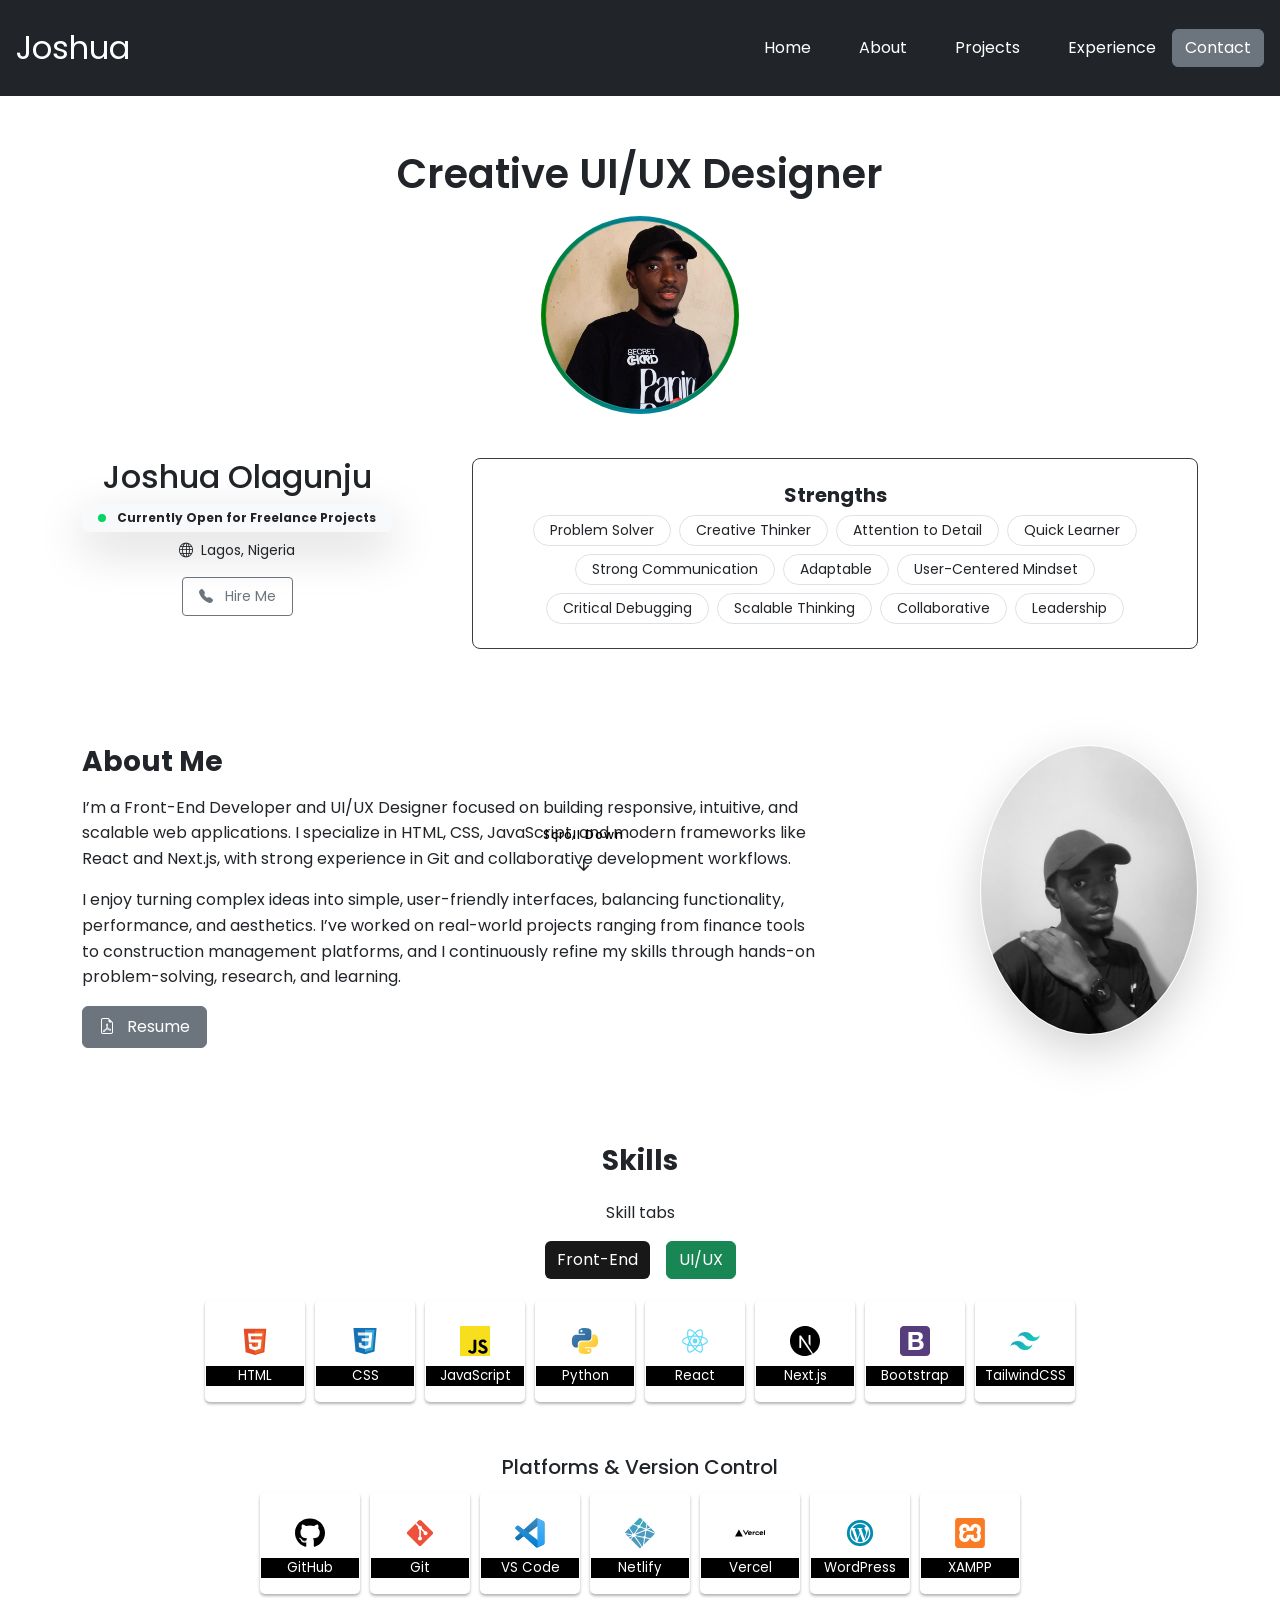
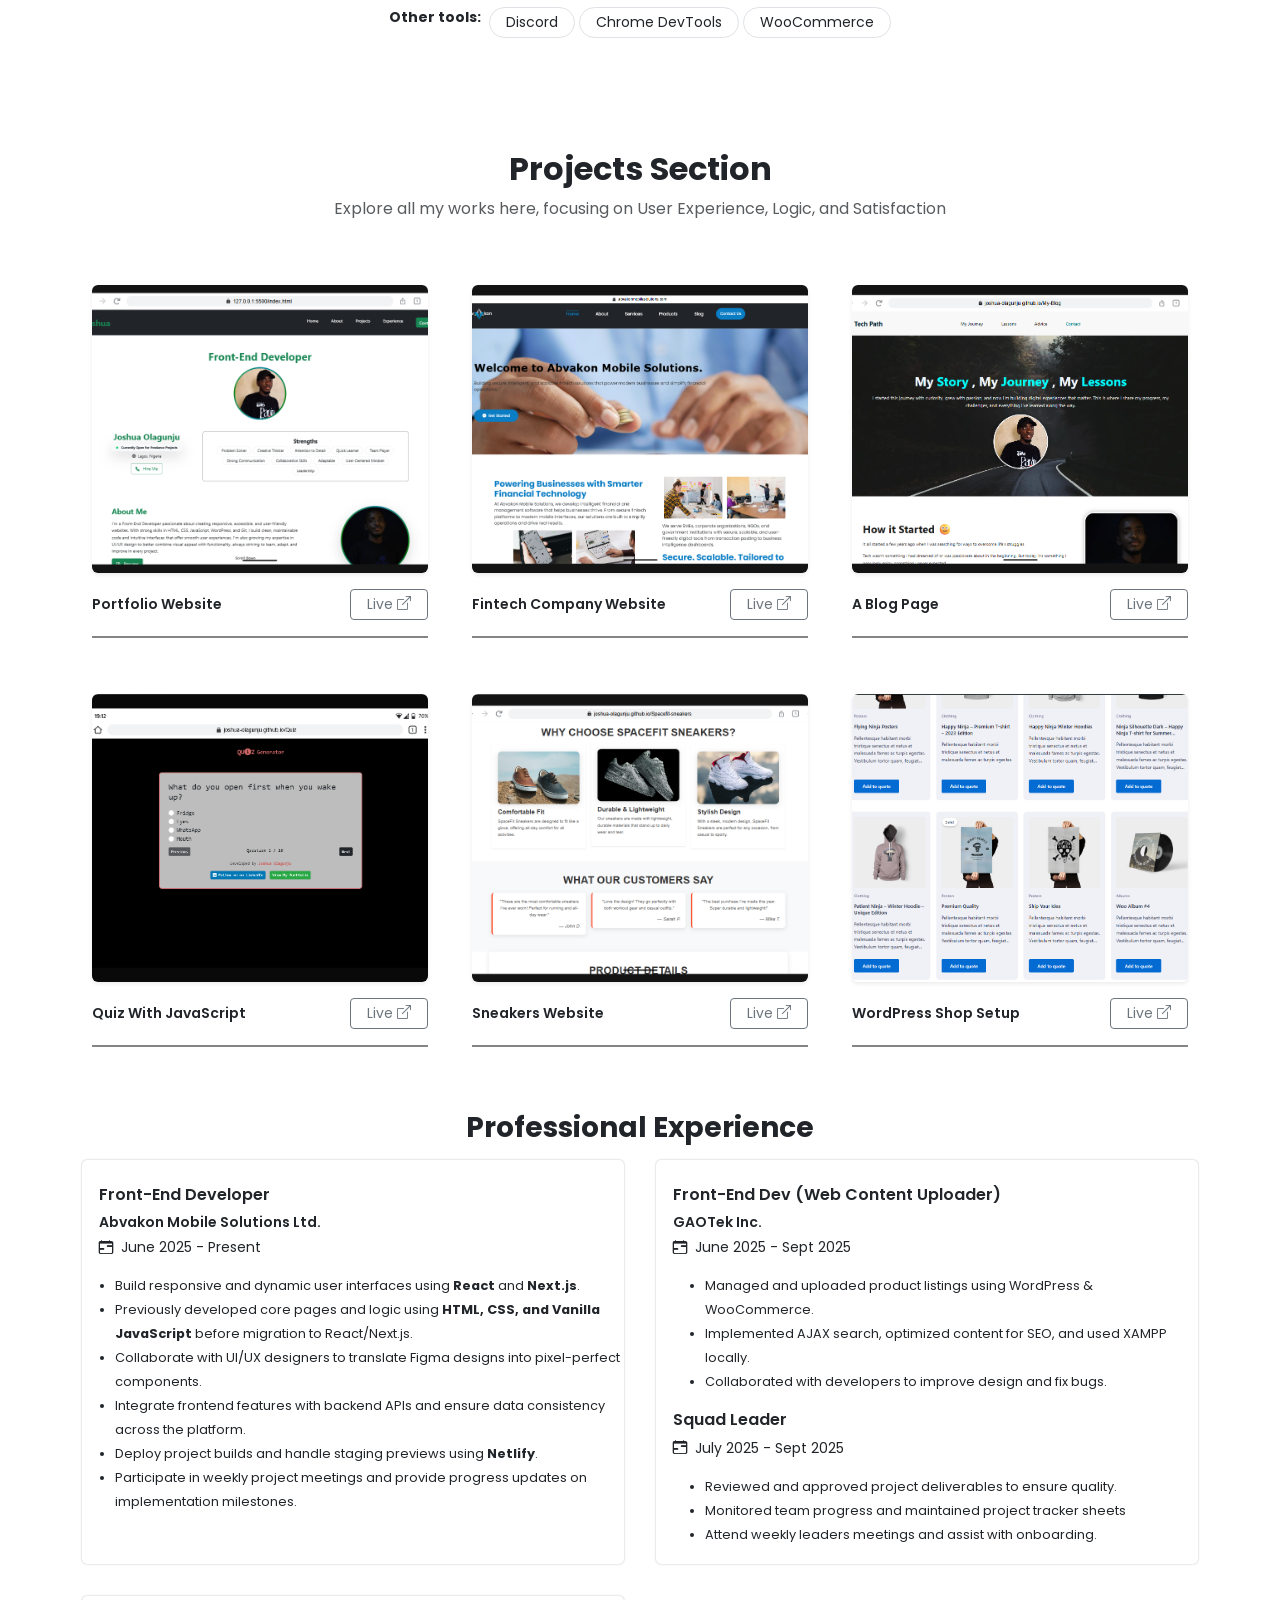
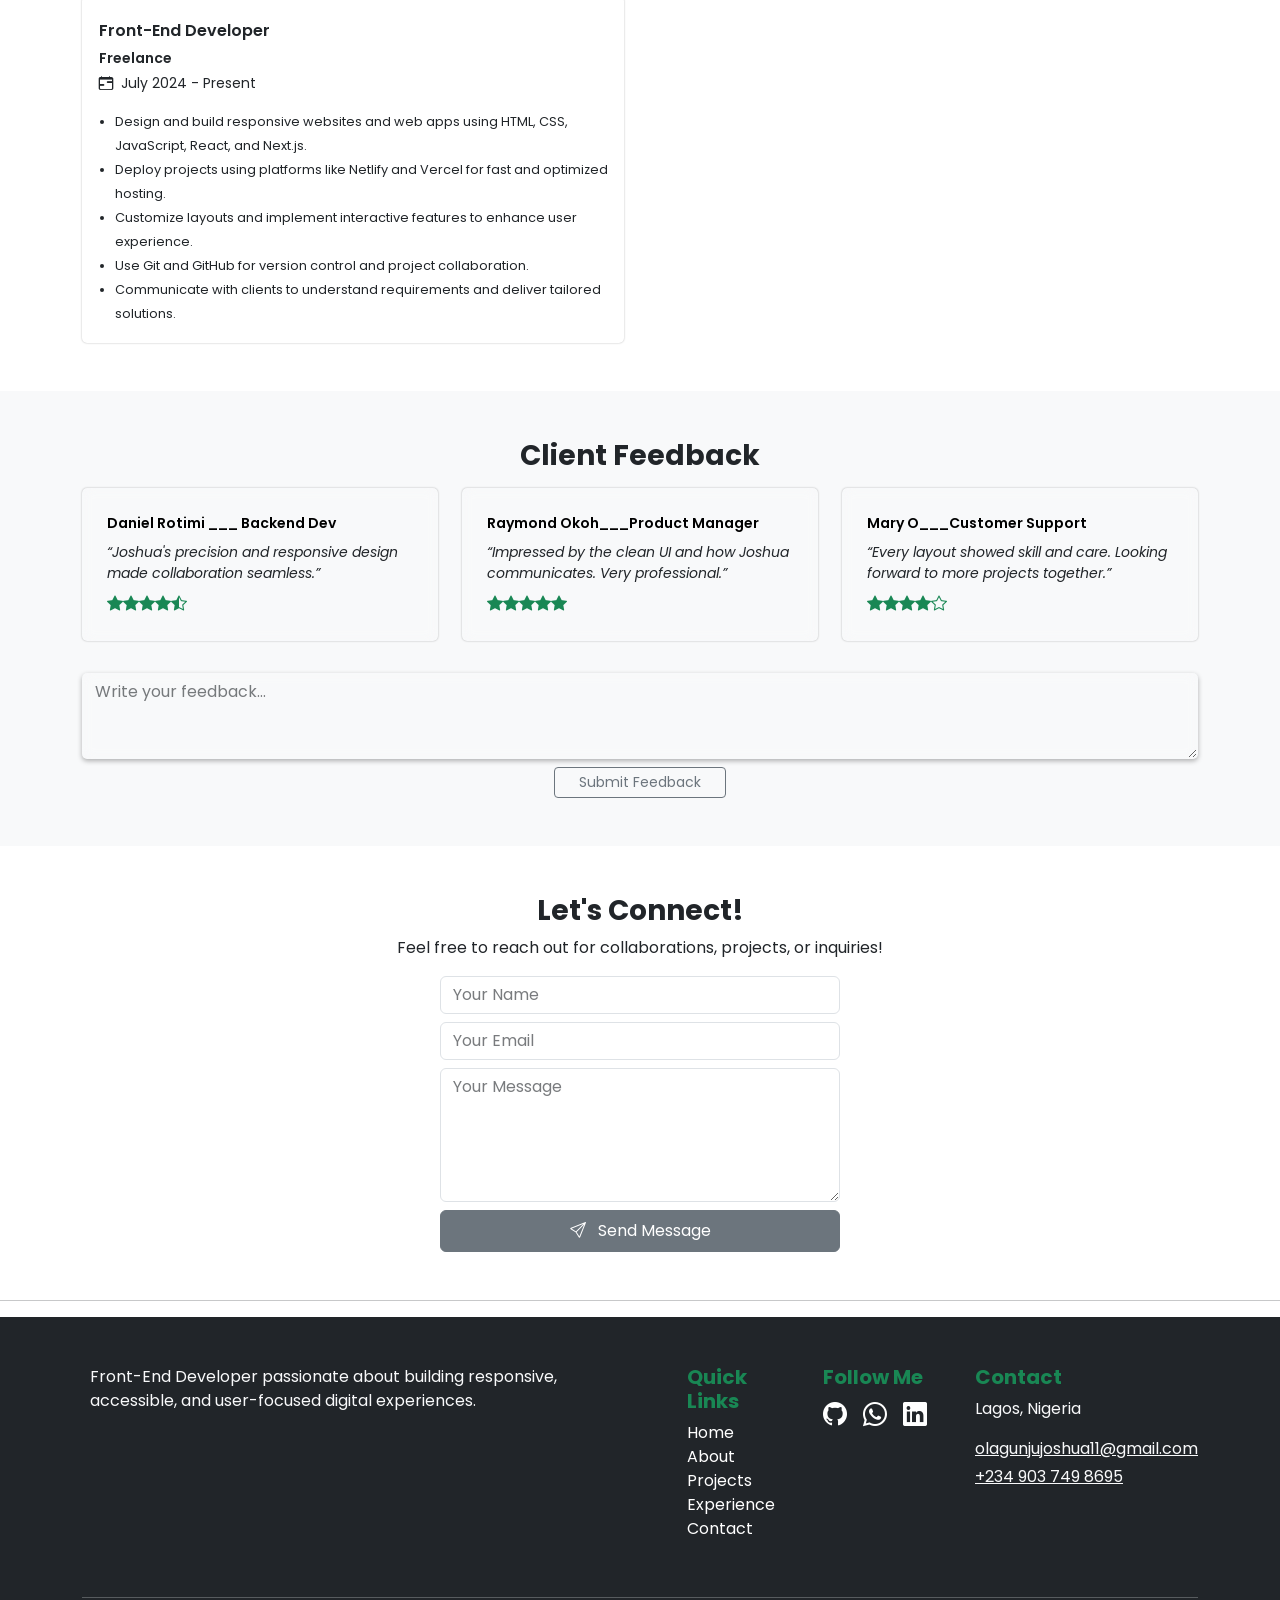
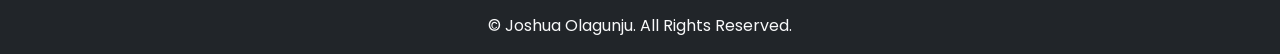
<file: index.html>
<!DOCTYPE html>
<html lang="en">
  <head>
    <link
      rel="icon"
      href="Images/letter-o-svgrepo-com.svg"
      type="image/svg+xml"
      sizes="16x16 32x32"
    />
    <title>Joshua Olagunju Portfolio</title>
    <meta
      name="Description"
      content="Joshua Olagunju - Showcasing web development, UI/UX design, and cybersecurity projects."
    />
    <meta charset="UTF-8" />
    <meta name="viewport" content="width=device-width, initial-scale=1.0" />
    <link
      href="https://cdn.jsdelivr.net/npm/aos@2.3.4/dist/aos.css"
      rel="stylesheet"
    />
    <link rel="stylesheet" href="CSS/bootstrap.min.css" />
    <link
      rel="stylesheet"
      href="https://cdn.jsdelivr.net/npm/bootstrap-icons@1.10.5/font/bootstrap-icons.css"
    />
    <link rel="stylesheet" href="CSS/style.css" />
    <link
      href="https://fonts.googleapis.com/css2?family=Poppins:wght@300;400;500;600;700&display=swap"
      rel="stylesheet"
    />
  </head>

  <body>
    <!--=========
     HEADER SECTION
     ===========-->
    <header
      class="d-flex justify-content-between align-items-center px-3 py-4 bg-dark"
    >
      <!-- Logo -->
      <div class=" " style="font-size: x-large">
        <a href="#" style="text-decoration: none">
          <div class="">
            <span class="text-white fs-2">Joshua</span>
          </div>
        </a>
      </div>

      <!-- Navigation (Only on md and above) -->
      <div class="d-flex justify-content-center align-items-center gap-3">
        <nav class="web-nav">
          <ul class="gap-5 d-flex mb-0">
            <li><a href="#" class="">Home</a></li>
            <li><a href="#about" class="">About</a></li>
            <li><a href="#projects" class="">Projects</a></li>
            <li><a href="#experience" class="">Experience</a></li>
          </ul>
        </nav>
        <div>
          <button
            type="button"
            onclick="window.location.href
                ='#contact'"
            class="btn btn-secondary"
          >
            Contact
          </button>
        </div>
      </div>

      <!-- Mobile Menu -->
      <div class="mobile-nav">
        <input type="checkbox" id="menu-toggle" class="menu-checkbox" />
        <label for="menu-toggle" class="menu-label">☰</label>
        <nav class="menu bg-dark">
          <ul>
            <li><a href="#">Home</a></li>
            <li><a href="#about"> About</a></li>
            <li><a href="#projects"> Projects</a></li>
            <li><a href="#experience"> Experience</a></li>
            <li><a href="#contact"> Contact</a></li>
          </ul>
        </nav>
      </div>
    </header>

    <!--=========
     HERO SECTION
     ===========-->
    <section id="hero" class="heroo pt-5 mt-0">
      <p class="text-center fw-semibold fs-1 mb-3 welcomeid" id="welcome"></p>
      <div class="d-flex justify-content-center align-items-center">
        <div class="border-glow">
          <img
            src="Images/Profile.jpg"
            class="img-fluid rounded-circle feature-box"
            id="about-image"
            alt="Profile Picture"
            style="max-width: 190px; max-height: 190px"
          />
        </div>
      </div>
    </section>

    <!--=========
     HERO SECTION 2
     ===========-->
    <section class="container py-5 text-center">
      <div class="second-hero">
        <div class="">
          <h3 class="fs-2">Joshua Olagunju</h3>
          <div class="badge py-2 mb-2 px-3 gap-2 bg-light shadow-lg text-dark">
            <span class="blinking-dot me-2"></span> Currently Open for Freelance
            Projects
          </div>
          <p class="small hero-2-text">
            <i class="bi bi-globe me-2"></i>Lagos, Nigeria
          </p>
          <div>
            <a
              href="mailto:olagunjujoshua11@gmail.com"
              target="_blank"
              class="btn btn-outline-secondary btn-sm px-3 py-2"
            >
              <i class="bi-telephone-fill me-2"></i> Hire Me
            </a>
          </div>
        </div>

        <!-- Right: Project card -->
        <div class="strength p-4">
          <h5 class="card-title fw-bold mb-2 text-center">Strengths</h5>
          <div class="d-flex flex-wrap justify-content-center gap-2 mt-2 small">
            <span class="px-3 py-1 border rounded-pill strength-pill"
              >Problem Solver</span
            >
            <span class="px-3 py-1 border rounded-pill strength-pill"
              >Creative Thinker</span
            >
            <span class="px-3 py-1 border rounded-pill strength-pill"
              >Attention to Detail</span
            >
            <span class="px-3 py-1 border rounded-pill strength-pill"
              >Quick Learner</span
            >
            <span class="px-3 py-1 border rounded-pill strength-pill"
              >Strong Communication</span
            >
            <span class="px-3 py-1 border rounded-pill strength-pill"
              >Adaptable</span
            >
            <span class="px-3 py-1 border rounded-pill strength-pill"
              >User-Centered Mindset</span
            >
            <span class="px-3 py-1 border rounded-pill strength-pill"
              >Critical Debugging</span
            >
            <span class="px-3 py-1 border rounded-pill strength-pill"
              >Scalable Thinking</span
            >
            <span class="px-3 py-1 border rounded-pill strength-pill"
              >Collaborative</span
            >
            <span class="px-3 py-1 border rounded-pill strength-pill"
              >Leadership</span
            >
          </div>
        </div>
      </div>

      <!-- Scroll Down Indicator -->
      <div
        class="scroll-down-indicator position-fixed bottom-0 end-50 m-3 d-none d-md-flex flex-column align-items-center"
      >
        <span class="scroll-text small mb-1">Scroll Down</span>
        <i class="bi bi-arrow-down-short fs-4"></i>
      </div>
    </section>

    <!--=========
     ABOUT SECTION 
     ===========-->
    <section class="container py-5" id="about">
      <div class="about-section">
        <!-- Left Column: About Me Text -->
        <div>
          <div class="mb-3">
            <h3 class="fw-bold mb-0">About Me</h3>
          </div>
          <p style="line-height: 1.6">
            I’m a Front-End Developer and UI/UX Designer focused on building
            responsive, intuitive, and scalable web applications. I specialize
            in HTML, CSS, JavaScript, and modern frameworks like React and
            Next.js, with strong experience in Git and collaborative development
            workflows.
          </p>
          <p style="line-height: 1.6">
            I enjoy turning complex ideas into simple, user-friendly interfaces,
            balancing functionality, performance, and aesthetics. I’ve worked on
            real-world projects ranging from finance tools to construction
            management platforms, and I continuously refine my skills through
            hands-on problem-solving, research, and learning.
          </p>
          <button
            class="btn btn-secondary px-3 py-2"
            onclick="window.open('https://drive.google.com/file/d/1mp8CH377ApE5eyVRnpiH9O36hTMUj4Ek/view?usp=sharing', '_blank')"
          >
            <i class="bi bi-file-earmark-pdf me-2"></i> Resume
          </button>
        </div>

        <!-- Right Column: Profile Image -->
        <div class="d-flex justify-content-center">
          <img
            src="Images/WhatsApp Image 2025-10-13 at 18.17.22_0c314c03.jpg"
            alt="Joshua Olagunju"
            class="img-fluid rounded-circle feature-box shadow-lg"
            style="max-width: 290px; max-height: 290px; object-fit: center"
          />
        </div>
      </div>
    </section>

    <!--=========
     SKILLS SECTION
     ===========-->
    <section class="container text-center py-5" id="skills">
      <h3 class="fw-bold mb-4">Skills</h3>
      <p>Skill tabs</p>

      <!-- Skill Buttons -->
      <div class="d-flex justify-content-center my-3">
        <div class="d-flex gap-3">
          <button
            class="btn btn-success skill-btn active"
            data-skill="frontend"
            onclick="showSkill('frontend')"
          >
            Front-End
          </button>
          <button
            class="btn btn-success skill-btn"
            data-skill="uiux"
            onclick="showSkill('uiux')"
          >
            UI/UX
          </button>
        </div>
      </div>

      <!-- Skill Tabs -->
      <div class="row justify-content-center">
        <!-- Front-End Tab -->
        <div id="frontend" class="skill-section">
          <div
            class="d-flex flex-wrap justify-content-center align-items-center"
          >
            <figure class="logo-container2">
              <img
                src="Images/html-5-svgrepo-com.svg"
                alt="HTML Logo"
                class="logo2"
              />
              <figcaption>HTML</figcaption>
            </figure>

            <figure class="logo-container2">
              <img
                src="Images/css-svgrepo-com.svg"
                alt="CSS Logo"
                class="logo2"
              />
              <figcaption>CSS</figcaption>
            </figure>

            <figure class="logo-container2">
              <img
                src="Images/javascript-svgrepo-com.svg"
                alt="JavaScript Logo"
                class="logo2"
              />
              <figcaption>JavaScript</figcaption>
            </figure>

            <figure class="logo-container2">
              <img
                src="Images/python-svgrepo-com(1).svg"
                alt="Python Logo"
                class="logo2"
              />
              <figcaption>Python</figcaption>
            </figure>

            <figure class="logo-container2">
              <img src="Images/react-2.svg" alt="React Logo" class="logo2" />
              <figcaption>React</figcaption>
            </figure>

            <figure class="logo-container2">
              <img src="Images/next-js.svg" alt="Next.js Logo" class="logo2" />
              <figcaption>Next.js</figcaption>
            </figure>

            <figure class="logo-container2">
              <img
                src="Images/bootstrap-4-logo-svgrepo-com.svg"
                alt="Bootstrap Logo"
                class="logo2"
              />
              <figcaption>Bootstrap</figcaption>
            </figure>

            <figure class="logo-container2">
              <img
                src="Images/tailwindcss-icon-svgrepo-com.svg"
                alt="TailwindCSS Logo"
                class="logo2"
              />
              <figcaption>TailwindCSS</figcaption>
            </figure>
          </div>
        </div>

        <!-- UI/UX Tab -->
        <div id="uiux" class="skill-section" style="display: none">
          <div
            class="d-flex flex-wrap justify-content-center align-items-center"
          >
            <figure class="logo-container2">
              <img
                src="Images/figma-svgrepo-com.svg"
                alt="Figma Logo"
                class="logo2"
              />
              <figcaption>Figma</figcaption>
            </figure>

            <figure class="logo-container2">
              <img
                src="Images/adobe-xd-1-logo-svgrepo-com.svg"
                alt="Adobe XD Logo"
                class="logo2"
              />
              <figcaption>Adobe XD</figcaption>
            </figure>

            <figure class="logo-container2">
              <img
                src="Images/FigJam-technology (1).svg"
                alt="Figjam Logo"
                class="logo2"
              />
              <figcaption>Figjam</figcaption>
            </figure>

            <figure class="logo-container2">
              <img src="Images/miro.svg" alt="Miro Logo" class="logo2" />
              <figcaption>Miro</figcaption>
            </figure>

            <figure class="logo-container2">
              <img src="Images/canva-icon.svg" alt="Canva Logo" class="logo2" />
              <figcaption>Canva</figcaption>
            </figure>
          </div>
        </div>
      </div>

      <h5 class="fs-5 text-center mt-5">Platforms & Version Control</h5>
      <div class="d-flex flex-wrap align-items-center justify-content-center">
        <figure class="logo-container2 platform-item">
          <img src="Images/github.svg" alt="GitHub Logo" class="logo2 git" />
          <figcaption>GitHub</figcaption>
        </figure>

        <figure class="logo-container2 platform-item">
          <img
            src="Images/git-svgrepo-com(2).svg"
            alt="Git Logo"
            class="logo2"
          />
          <figcaption>Git</figcaption>
        </figure>

        <figure class="logo-container2 platform-item">
          <img
            src="Images/visual-studio-code-svgrepo-com.svg"
            alt="VS Code Logo"
            class="logo2"
          />
          <figcaption>VS Code</figcaption>
        </figure>
        <figure class="logo-container2 platform-item">
          <img
            src="Images/netlify-svgrepo-com.svg"
            alt="Netlify Logo"
            class="logo2"
          />
          <figcaption>Netlify</figcaption>
        </figure>
        <figure class="logo-container2 platform-item">
          <img
            src="Images/vercel-svgrepo-com.svg"
            alt="Vercel Logo"
            class="logo2"
          />
          <figcaption>Vercel</figcaption>
        </figure>

        <figure class="logo-container2 platform-item">
          <img
            src="Images/wordpress-svgrepo-com.svg"
            alt="WordPress Logo"
            class="logo2"
          />
          <figcaption>WordPress</figcaption>
        </figure>

        <figure class="logo-container2 platform-item">
          <img
            src="Images/xampp-svgrepo-com.svg"
            alt="XAMPP Logo"
            class="logo2"
          />
          <figcaption>XAMPP</figcaption>
        </figure>
      </div>

      <p class="d-flex flex-wrap justify-content-center gap-1 mt-2 small">
        <strong class="me-1 mb-0">Other tools:</strong>
        <span class="px-3 py-1 border rounded-pill strength-pill">Discord</span>
        <span class="px-3 py-1 border rounded-pill strength-pill"
          >Chrome DevTools</span
        >
        <span class="px-3 py-1 border rounded-pill strength-pill"
          >WooCommerce</span
        >
      </p>
    </section>

    <!--=========
     PROJECTS SECTION
     ===========-->
    <section id="projects" class="container text-center my-5">
      <h2 class="fw-bold">Projects Section</h2>
      <p class="text-muted mb-5">
        Explore all my works here, focusing on User Experience, Logic, and
        Satisfaction
      </p>

      <div class="project-grid">
        <div
          class="project-grid-images my-3"
          style="border-bottom: 2px solid rgb(133, 133, 133)"
        >
          <img
            src="./Images/Port Image.png"
            alt="Screenshot of Portfolio Website"
            class="img-fluid rounded shadow-sm"
          />
          <div class="d-flex justify-content-between align-items-center my-3">
            <h6 class="mb-0 fw-semibold small">Portfolio Website</h6>
            <a
              href="https://joshua-olagunju.github.io/My-portfolio/"
              target="_blank"
              class="btn btn-sm btn-outline-secondary px-3"
            >
              Live <i class="bi bi-box-arrow-up-right"></i>
            </a>
          </div>
        </div>

        <div
          class="project-grid-images my-3"
          style="border-bottom: 2px solid rgb(133, 133, 133)"
        >
          <img
            src="./Images/Abvakon Image.png"
            alt="Screenshot of Abvakon Website"
            class="img-fluid rounded shadow-sm"
          />
          <div class="d-flex justify-content-between align-items-center my-3">
            <h6 class="mb-0 fw-semibold small">Fintech Company Website</h6>
            <a
              href="https://abvakonmobilesolutions.com/"
              target="_blank"
              class="btn btn-sm btn-outline-secondary px-3"
            >
              Live <i class="bi bi-box-arrow-up-right"></i>
            </a>
          </div>
        </div>

        <div
          class="project-grid-images my-3"
          style="border-bottom: 2px solid rgb(133, 133, 133)"
        >
          <img
            src="./Images/Tech Image.png"
            alt="Screenshot of a tech blog"
            class="img-fluid rounded shadow-sm"
          />
          <div class="d-flex justify-content-between align-items-center my-3">
            <h6 class="mb-0 fw-semibold small">A Blog Page</h6>
            <a
              href="https://joshua-olagunju.github.io/My-Blog/"
              target="_blank"
              class="btn btn-sm btn-outline-secondary px-3"
            >
              Live <i class="bi bi-box-arrow-up-right"></i>
            </a>
          </div>
        </div>

        <div
          class="project-grid-images my-3"
          style="border-bottom: 2px solid rgb(133, 133, 133)"
        >
          <img
            src="./Images/Calculator Image (2).png"
            alt="Screenshot of a Calculator"
            class="img-fluid rounded shadow-sm"
          />
          <div class="d-flex justify-content-between align-items-center my-3">
            <h6 class="mb-0 fw-semibold small">Quiz With JavaScript</h6>
            <a
              href="https://joshua-olagunju.github.io/Quiz/"
              target="_blank"
              class="btn btn-sm btn-outline-secondary px-3"
            >
              Live <i class="bi bi-box-arrow-up-right"></i>
            </a>
          </div>
        </div>

        <div
          class="project-grid-images my-3"
          style="border-bottom: 2px solid rgb(133, 133, 133)"
        >
          <img
            src="./Images/SpaceFit Image.png"
            alt="Screenshot of Sneakers Website"
            class="img-fluid rounded shadow-sm"
          />
          <div class="d-flex justify-content-between align-items-center my-3">
            <h6 class="mb-0 fw-semibold small">Sneakers Website</h6>
            <a
              href="https://joshua-olagunju.github.io/Spacefit-sneakers/"
              target="_blank"
              class="btn btn-sm btn-outline-secondary px-3"
            >
              Live <i class="bi bi-box-arrow-up-right"></i>
            </a>
          </div>
        </div>

        <div
          class="project-grid-images my-3"
          style="border-bottom: 2px solid rgb(133, 133, 133)"
        >
          <img
            src="./Images/WordPress Image.png"
            alt="Screenshot of Sneakers Website"
            class="img-fluid rounded shadow-sm"
          />
          <div class="d-flex justify-content-between align-items-center my-3">
            <h6 class="mb-0 fw-semibold small">WordPress Shop Setup</h6>
            <a
              href="https://drive.google.com/drive/folders/1NFXhBKiJlzMrghmNRfj2yG6DlJ00snWy?usp=sharing"
              target="_blank"
              class="btn btn-sm btn-outline-secondary px-3"
            >
              Live <i class="bi bi-box-arrow-up-right"></i>
            </a>
          </div>
        </div>
      </div>
    </section>

    <!-- <section class="container py-5">
      <div class="mb-5 align-items-center justify-content-center">
        <div class="mb-4 text-md-center">
          <h3 id="projects" class="fw-bold mb-3 text-success">Featured projects</h3>
        </div>

    <div class="project-section" id="project-container">
      
      <div class="">
       <div class="card custom-card feature-box">
       <img src="Images/Screenshot 2025-06-28 085512.png" class="card-img-top" alt="Project 1">
       <div class="card-body mx-1 d-flex flex-column mt-0">
       <h6 class="card-title fw-semibold mt-4 text-start text-success" >Portfolio Website</h6>
       <p class="card-text text-start small text">
        My personal portfolio showcasing front-end skills with clean UI, responsive design,
         and smooth navigation using HTML, CSS, JS & Bootstrap</p>       
        <div class="d-flex gap-2 justify-content-between mt-auto">
        <a href="https://github.com/Joshua-olagunju/My-portfolio/blob/main/index.html" 
        class="btn btn-success btn-sm"  target="_blank">
          Code <i class="bi bi-code-slash"></i>
        </a>
        <a href="https://joshua-olagunju.github.io/My-portfolio/" target="_blank"
         class="btn btn-outline-success btn-sm">
          View Live <i class="bi bi-box-arrow-up-right"></i>
        </a>
        <a href="https://github.com/Joshua-olagunju/My-portfolio/blob/main/README.md" target="_blank"
          class="btn btn-success btn-sm">Read More <i class="bi bi-arrow-right"></i></a>
        </div>
      </div>
          </div>
      </div>

    
      <div class="">
        <div class="card custom-card feature-box">
    <img src="Images/Screenshot 2025-06-11 114315.png" class="card-img-top" alt="WooCommerce Project">
    <div class="card-body mx-1 d-flex flex-column mt-0">
        <h6 class="card-title fw-semibold mt-4 text-start text-success">WordPress Store Setup</h6>
        <p class="card-text text-start small text">
          A local WordPress store built with XAMPP, WooCommerce, and Astra Theme. Tasks included product CSV import, plugin setup, and UI customization via WordPress Customizer.
        </p>
      <div class="d-flex gap-2  justify-content-between mt-auto">
        <a href="https://github.com/Joshua-olagunju/ReadMe-WooCommerce/tree/main" target="_blank"
          class="btn btn-success btn-sm">Read More <i class="bi bi-arrow-right"></i></a>
        <a href="https://drive.google.com/drive/folders/1NFXhBKiJlzMrghmNRfj2yG6DlJ00snWy?usp=sharing" target="_blank"
          class="btn btn-outline-success btn-sm">View Demo <i class="bi bi-box-arrow-up-right"></i></a>
      </div>
    </div>
  </div>
      </div>

      
      <div class="">
        <div class="card custom-card feature-box">
       <img src="Images/Sky.png" class="card-img-top" alt="Project 3">
       <div class="card-body mx-1 d-flex flex-column mt-0">
       <h6 class="card-title fw-semibold mt-4 text-start text-success" >Skytime bulilding and solutions</h6>
       <p class="card-text text-start small text">
        A responsive front-end website for a building solutions company, showcasing products and past
        projects. Includes product listing, gallery highlights, and a checkout flow designed for future backend integration.
              </p>
     
         <div class="d-flex gap-2  justify-content-between mt-auto">
        <a href="#" target="_blank"
          class="btn btn-success btn-sm">
          View Live <i class="bi bi-box-arrow-up-right"></i>
        </a>
        <a href="#" target="_blank"
          class="btn btn-outline-success btn-sm">Read More <i class="bi bi-arrow-right"></i></a>
      </div>
      </div>
          </div>
      </div>

      
      <div class=" extra-project d-none">
        <div class="card custom-card feature-box">
       <img src="Images/Screenshot 2025-06-13 183102.png" class="card-img-top" alt="Project 3">
       <div class="card-body mx-1 d-flex flex-column mt-0">
       <h6 class="card-title fw-semibold mt-4 text-start text-success" >Spacefit Sneakers</h6>
       <p class="card-text text-start small text">
         A sleek landing page for showcasing stylish sneakers with responsive design
         and smooth UX. Built with HTML, Bootstrap, CSS, and JavaScript...
              </p>
     
         <div class="d-flex gap-2  justify-content-between mt-auto">
        <a href="https://github.com/Joshua-olagunju/Spacefit-sneakers/blob/main/index.html"  target="_blank"
          class="btn-success btn btn-sm">
          Code <i class="bi bi-code-slash"></i>
        </a>
        <a href="https://joshua-olagunju.github.io/Spacefit-sneakers/" target="_blank"
          class="btn btn-outline-success btn-sm">
          View Live <i class="bi bi-box-arrow-up-right"></i>
        </a>
        <a href="https://github.com/Joshua-olagunju/Spacefit-sneakers/blob/main/README.md" target="_blank"
          class="btn btn-success btn-sm">Read More <i class="bi bi-arrow-right"></i></a>
      </div>
      </div>
          </div>
      </div>

      <div class=" extra-project d-none">
  <div class="card custom-card feature-box">
    <img src="Images/Screenshot 2025-05-22 103023.png" class="card-img-top" alt="Project 4">
    <div class="card-body mx-1 d-flex flex-column mt-0">
      <h6 class="card-title fw-semibold mt-4 text-start text-success">Tech Blog</h6>
      <p class="card-text text-start small text">
        My Personal Blog, about my Tech story, Journey and Lessons.
      </p>

      <div class="d-flex gap-2 justify-content-between mt-auto">
        <a href="https://github.com/Joshua-olagunju/My-Blog/blob/main/index.html"
          target="_blank"
          class="btn btn-sm btn-success">
          Code <i class="bi bi-code-slash"></i>
        </a>

        <a href="https://joshua-olagunju.github.io/My-Blog/"
          target="_blank"
          class="btn btn-sm btn-outline-success
          ">
          View Live <i class="bi bi-box-arrow-up-right"></i>
        </a>
      </div>
    </div>
  </div>
</div>

      <div class=" extra-project d-none">
         <div class="card  custom-card feature-box">
       <img src="Images/Screenshot 2025-06-13 183620.png" class="card-img-top" alt="Project 2">
       <div class="card-body mx-1 d-flex flex-column mt-0">
       <h6 class="card-title  fw-semibold mt-4 text-start text-success" >DriftTech Website</h6>
       <p class="card-text text-start small text">
         A company site for web dev, cybersecurity & IT consulting. I handled 
        front-end layout, UX, and responsiveness using HTML, CSS, JS & PHP...
      </p>
    
        <div class="d-flex justify-content-between mt-auto">
        <a href="https://drifttech.com.ng/index.php" target="_blank"
         class="btn btn-sm btn-success">
          View Live <i class="bi bi-box-arrow-up-right"></i>
        </a>
          <a href="https://github.com/Joshua-olagunju/ReadMe-DriftTech/blob/main/README.md" target="_blank"
          class="btn btn-sm btn-outline-success">Read More <i class="bi bi-arrow-right"></i></a>
      </div>
      </div>
            </div>
      </div>

      <div class=" extra-project d-none">
      <div class="card custom-card feature-box">
    <img src="Images\Screenshot 2025-06-06 234215.png" class="card-img-top" alt="Quiz Project">
    <div class="card-body mx-1 d-flex flex-column mt-0">
        <h6 class="card-title fw-semibold mt-4 text-start text-success">Quiz Generator App</h6>
        <p class="card-text text-start small text">
          A personalized quiz application built with HTML, CSS, Bootstrap & JavaScript. 
          It features multiple-choice questions, score tracking, and dynamic rendering.
        </p>
   
      <div class="d-flex justify-content-between mt-auto">
        <a href="https://github.com/Joshua-olagunju/Quiz/blob/main/index.html" target="_blank"
          class="btn btn-sm btn-success">
          Code <i class="bi bi-code-slash"></i>
        </a>
        <a href="https://joshua-olagunju.github.io/Quiz/" target="_blank"
          class="btn btn-sm btn-outline-success">
          View Live <i class="bi bi-box-arrow-up-right"></i>
        </a>
      </div>
    </div>
  </div>
      </div>

      <div class=" extra-project d-none">
        <div class="card custom-card feature-box">
       <img src="Images/Screenshot 2025-06-13 183233.png" class="card-img-top" alt="Project 4">
       <div class="card-body mx-1 d-flex flex-column mt-0">
       <h6 class="card-title fw-semibold mt-4 text-start text-success" >Web Dev Portfolio</h6>
       <p class="card-text text-start small text" >
        A responsive, modern site built with HTML, CSS & JS to showcase the client’s work and contact info.</p>
   
         <div class="d-flex gap-2 justify-content-between mt-auto">
        <a href="https://github.com/Temitayo-Rotimi/My-portfolio"  target="_blank"
          class="btn btn-sm btn-success">
          Code <i class="bi bi-code-slash"></i>
        </a>
        <a href="https://temitayo-rotimi.github.io/My-portfolio/" target="_blank"
          class="btn btn-sm btn-outline-success">
          View Live <i class="bi bi-box-arrow-up-right"></i>
        </a>
      </div>
      </div>
            </div>
      </div>
    </div>

    
    <div class="text-center mt-4">
      <button id="toggle-projects" class="btn btn-success"><i class="bi bi-kanban me-2"></i>More Projects</button>
    </div>
  </div>
    </section> -->

    <!--=========
     EXPEREINCE SECTION
     ===========-->
    <section class="container pb-5">
      <h3 id="experience" class="text-start text-md-center mb-3 fw-bold">
        Professional Experience
      </h3>
      <div class="experience-section">
        <!-- Abvakon -->
        <div class="text-start feature-box h-100">
          <h6 class="mt-4 ms-3 fw-semibold">Front-End Developer</h6>
          <p class="small mb-1 ms-3 fw-semibold">
            Abvakon Mobile Solutions Ltd.
          </p>
          <p class="small ms-3">
            <i class="bi bi-calendar-range me-2"></i>June 2025 - Present
          </p>

          <ul
            style="
              font-size: 0.8rem;
              line-height: 1.5rem;
              color: var(--text-color);
            "
          >
            <li>
              Build responsive and dynamic user interfaces using
              <strong>React</strong> and <strong>Next.js</strong>.
            </li>
            <li>
              Previously developed core pages and logic using
              <strong>HTML, CSS, and Vanilla JavaScript</strong>
              before migration to React/Next.js.
            </li>
            <li>
              Collaborate with UI/UX designers to translate Figma designs into
              pixel-perfect components.
            </li>
            <li>
              Integrate frontend features with backend APIs and ensure data
              consistency across the platform.
            </li>
            <li>
              Deploy project builds and handle staging previews using
              <strong>Netlify</strong>.
            </li>
            <li>
              Participate in weekly project meetings and provide progress
              updates on implementation milestones.
            </li>
          </ul>
        </div>

        <!-- GAOTek -->

        <div class="text-start feature-box h-100">
          <h6 class="mt-4 ms-3 fw-semibold">
            Front-End Dev (Web Content Uploader)
          </h6>
          <p class="small mb-1 ms-3 fw-semibold">GAOTek Inc.</p>
          <p class="small ms-3">
            <i class="bi bi-calendar-range me-2"></i>June 2025 - Sept 2025
          </p>
          <ul
            class="ms-3"
            style="
              font-size: 0.8rem;
              line-height: 1.5rem;
              color: var(--text-color);
            "
          >
            <li>
              Managed and uploaded product listings using WordPress &
              WooCommerce.
            </li>
            <li>
              Implemented AJAX search, optimized content for SEO, and used XAMPP
              locally.
            </li>
            <li>
              Collaborated with developers to improve design and fix bugs.
            </li>
          </ul>

          <h6 class="ms-3 fw-semibold">Squad Leader</h6>
          <p class="small ms-3">
            <i class="bi bi-calendar-range me-2"></i>July 2025 - Sept 2025
          </p>
          <ul
            class="ms-3"
            style="
              font-size: 0.8rem;
              line-height: 1.5rem;
              color: var(--text-color);
            "
          >
            <li>
              Reviewed and approved project deliverables to ensure quality.
            </li>
            <li>
              Monitored team progress and maintained project tracker sheets
            </li>
            <li>Attend weekly leaders meetings and assist with onboarding.</li>
          </ul>
        </div>
        <!-- Freelance Centered -->
        <div class="text-start feature-box h-100">
          <h6 class="mt-4 ms-3 fw-semibold">Front-End Developer</h6>
          <p class="small mb-1 ms-3 fw-semibold">Freelance</p>
          <p class="small ms-3">
            <i class="bi bi-calendar-range me-2"></i>July 2024 - Present
          </p>

          <ul
            style="
              font-size: 0.8rem;
              line-height: 1.5rem;
              color: var(--text-color);
            "
          >
            <li>
              Design and build responsive websites and web apps using HTML, CSS,
              JavaScript, React, and Next.js.
            </li>
            <li>
              Deploy projects using platforms like Netlify and Vercel for fast
              and optimized hosting.
            </li>
            <li>
              Customize layouts and implement interactive features to enhance
              user experience.
            </li>
            <li>
              Use Git and GitHub for version control and project collaboration.
            </li>
            <li>
              Communicate with clients to understand requirements and deliver
              tailored solutions.
            </li>
          </ul>
        </div>
      </div>
    </section>

    <!-- FEEDBACK SECTION -->
    <section class="py-5 bg-light">
      <h3 class="text-center mb-3 fw-bold">Client Feedback</h3>
      <div class="container">
        <div class="row justify-content-center">
          <!-- Testimonial 1 -->
          <div class="col-md-4 col-sm-6 mb-2">
            <!-- Added mb-4 for vertical gap -->
            <div class="feature-box h-100">
              <article class="rounded p-4 h-100">
                <div class="d-flex align-items-center gap-2 mb-2">
                  <span class="small fw-semibold" style="color: #000000"
                    >Daniel Rotimi ___ Backend Dev</span
                  >
                </div>
                <p class="fst-italic small mb-2">
                  “Joshua's precision and responsive design made collaboration
                  seamless.”
                </p>
                <div class="text-success">
                  <i class="bi bi-star-fill"></i><i class="bi bi-star-fill"></i
                  ><i class="bi bi-star-fill"></i><i class="bi bi-star-fill"></i
                  ><i class="bi bi-star-half"></i>
                </div>
              </article>
            </div>
          </div>

          <!-- Testimonial 2 -->
          <div class="col-md-4 col-sm-6 mb-2">
            <div class="feature-box h-100">
              <article class="rounded p-4 h-100">
                <div class="d-flex align-items-center gap-2 mb-2">
                  <span class="small fw-semibold" style="color: #000000"
                    >Raymond Okoh___Product Manager</span
                  >
                </div>
                <p class="fst-italic small mb-2">
                  “Impressed by the clean UI and how Joshua communicates. Very
                  professional.”
                </p>
                <div class="text-success">
                  <i class="bi bi-star-fill"></i><i class="bi bi-star-fill"></i
                  ><i class="bi bi-star-fill"></i><i class="bi bi-star-fill"></i
                  ><i class="bi bi-star-fill"></i>
                </div>
              </article>
            </div>
          </div>

          <!-- Testimonial 3 -->
          <div class="col-md-4 col-sm-6 mb-2">
            <div class="feature-box h-100">
              <article class="rounded p-4 h-100">
                <div class="d-flex align-items-center gap-2 mb-2">
                  <span class="small fw-semibold" style="color: #000000"
                    >Mary O___Customer Support</span
                  >
                </div>
                <p class="fst-italic small mb-2">
                  “Every layout showed skill and care. Looking forward to more
                  projects together.”
                </p>
                <div class="text-success">
                  <i class="bi bi-star-fill"></i><i class="bi bi-star-fill"></i
                  ><i class="bi bi-star-fill"></i><i class="bi bi-star-fill"></i
                  ><i class="bi bi-star"></i>
                </div>
              </article>
            </div>
          </div>
        </div>

        <!-- CTA -->
        <div class="text-center mt-4">
          <!-- Feedback input section -->
          <div id="feedback">
            <textarea
              id="feedbackText"
              rows="3"
              class="form-control mb-2 feedback"
              placeholder="Write your feedback..."
            ></textarea>
            <button
              id="submitFeedback"
              class="btn btn-sm btn-outline-secondary px-4"
            >
              Submit Feedback
            </button>
          </div>

          <!-- Thank you message hidden initially -->
          <p id="thankYouMsg" class="fw-semibold mt-2" style="display: none">
            Thank you for your feedback!!!
          </p>
        </div>
      </div>
    </section>

    <!-- BACKTOTOP SECTION -->
    <section>
      <div class="backtotop" id="backToTop">
        <a href="#"
          ><img
            src="Images\top-up-direction-move-svgrepo-com.svg"
            alt="back to top"
        /></a>
      </div>
    </section>

    <!-- CONTACT SECTION -->
    <section
      id="contact"
      class="mb-5 d-flex flex-column align-items-center justify-content-center"
    >
      <!-- Toast container -->
      <div id="toast"></div>
      <h3 class="fw-bold text-center mt-5">Let's Connect!</h3>
      <p class="text-center">
        Feel free to reach out for collaborations, projects, or inquiries!
      </p>

      <div class="w-100 d-flex justify-content-center px-3">
        <form
          action="https://formspree.io/f/mkgjdyrv"
          method="POST"
          autocomplete="on"
          class="w-100"
          style="max-width: 400px"
        >
          <div
            class="mb-2"
            style="border: 1px solid var(--text-color); border-radius: 8px"
          >
            <input
              type="text"
              name="name"
              id="name"
              class="form-control"
              placeholder="Your Name"
              required
              autocomplete="name"
            />
          </div>
          <div
            class="mb-2"
            style="border: 1px solid var(--text-color); border-radius: 8px"
          >
            <input
              type="email"
              name="_replyto"
              class="form-control"
              placeholder="Your Email"
              required
              autocomplete="email"
            />
          </div>
          <div
            class="mb-2"
            style="border: 1px solid var(--text-color); border-radius: 8px"
          >
            <textarea
              name="message"
              class="form-control"
              rows="5"
              placeholder="Your Message"
              required
              autocomplete="off"
            ></textarea>
          </div>
          <button type="submit" class="w-100 py-2 small btn btn-secondary">
            <i class="bi bi-send me-2"></i> Send Message
          </button>
        </form>
      </div>
    </section>

    <script src="JS/script.js"></script>
    <script src="https://cdn.jsdelivr.net/npm/aos@2.3.4/dist/aos.js"></script>
    <script>
      AOS.init({
        duration: 1700, // Duration of the animation
        once: false, // Make sure animation happens only once
        mirror: true,
      });
    </script>
  </body>
  <hr style="color: var(--text-color)" />

  <!--============== 
        Footer Section
    ================-->
  <footer class="bg-dark text-light pt-5 pb-3">
    <div class="container">
      <div class="my-footer">
        <!-- Description -->
        <div class="footer-description mb-4 align-items-md-start">
          <p class="mx-2">
            Front-End Developer passionate about building responsive,
            accessible, and user-focused digital experiences.
          </p>
        </div>

        <!-- Quick Links -->
        <div class="mb-4">
          <h5 class="fw-bold text-success">Quick Links</h5>
          <ul class="list-unstyled foot">
            <li><a href="#" class="">Home</a></li>
            <li><a href="#about" class="">About</a></li>
            <li><a href="#projects" class="">Projects</a></li>
            <li><a href="#experience" class="">Experience</a></li>
            <li><a href="#contact" class="">Contact</a></li>
          </ul>
        </div>

        <!-- Social Links -->
        <div class="mb-4 align-items-start">
          <h5 class="fw-bold text-success">Follow Me</h5>
          <div class="d-flex social-icons">
            <a href="#" class="me-3 fs-5"><i class="bi bi-github"></i></a>
            <a href="https://wa.me/+2349037498695" class="me-3 fs-5"
              ><i class="bi bi-whatsapp"></i
            ></a>
            <a href="https://www.linkedin.com/in/joshuaolagunju/" class="fs-5"
              ><i class="bi bi-linkedin"></i
            ></a>
          </div>
        </div>

        <!-- Contact Info -->
        <div class="mb-4 align-items-end">
          <h5 class="fw-bold text-success">Contact</h5>
          <p>Lagos, Nigeria</p>
          <div class="d-flex flex-column gap-1">
            <a
              href="mailto:olagunjujoshua11@gmail.com"
              style="text-decoration: underline; color: inherit"
            >
              olagunjujoshua11@gmail.com
            </a>
            <a
              href="tel:+2349037498695"
              style="text-decoration: underline; color: inherit"
            >
              +234 903 749 8695
            </a>
          </div>
        </div>
      </div>

      <hr class="border-light" />
      <div class="text-center">
        <p class="mb-0">&copy; Joshua Olagunju. All Rights Reserved.</p>
      </div>
    </div>
  </footer>
</html>
</file>
<file: CSS/style.css>
*{
  margin: 0;
  padding: 0;
  box-sizing: border-box;
}
body, html {
  overflow-x: hidden;
  font-family: 'Poppins', sans-serif;
}

  /* ========================
   Header and footer Section
   ======================== */

header {
    box-sizing: border-box;
}
.web-nav li a {
    display: inline-block; /* makes transform work better */  
    text-decoration: none;  
    transition: color 0.4s ease-in-out;
    color: #ffffff;
      
}
.web-nav li a:hover { 
    color: rgb(9, 156, 51);   
}
.mobile-nav{
  display: none;
}
@media (min-width: 0px) and (max-width: 1024px) {
  .web-nav{
    display: none;
  }
  .mobile-nav{
    display: block;
  }
}
     /* ========================
   Drop down menu mobile Section
   ======================== */
@media (min-width: 768px) {
    .menu-label, .menu-checkbox, .menu {
        display: none; /* Hide the mobile menu for larger screens */
    }
    .desktop-nav {
        display: block; /* Show desktop navigation */
    }
}
/* Mobile Navigation Styles */
@media (min-width: 0px) and (max-width: 1024px) {
    .desktop-nav {
        display: none; /* Hide desktop nav on mobile */
    }
    /* Mobile menu button (Hamburger) */
    .menu-label {
        font-size: 35px;
        cursor: pointer;
        display: block;
        position: absolute;
        top: 13px;
        right: 15px;
        color: #ffffff;
        font-weight: bold;
    }
    /* Hidden checkbox that controls the menu */
    .menu-checkbox {
        display: none;
    }
    /* Menu container (hidden by default) */
    .menu {
        display: none;
        position: absolute;
        top: 60px;
        left: 0;
        width: 100%;
        background: #fbf6ef;
        padding: 20px 10px;
        z-index: 999;
        box-shadow: 0 4px 10px rgba(0, 0, 0, 0.3);
    }
    /* List style inside the menu */
    .menu ul {
        list-style: none;
        padding: 0;
        margin: 0;
      
    }
    /* Menu item styling */
    .menu ul li {
        margin: 15px 0;
    }
    .menu ul li a {
        text-decoration: none;
        color:#ffffff;
        display: block;
        font-size: 1rem;
        letter-spacing: 1px;
        padding: 10px 0;       
        border-bottom: 2px solid transparent;
        transition: color 0.3s ease;
    }
    /* When the checkbox is checked, show the menu */
    .menu-checkbox:checked ~ .menu {
        display: block;
    }
    .menu li a:hover { 
    color: rgb(9, 156, 51);
}
}

.my-footer{
    display: flex;
    gap: 3rem;
}
/* .footer-description{
    width: 30rem;
} */
.foot li a{
    text-decoration: none;
    color: #ffffff;
    transition: color 0.5s ease-in-out;
}
.foot li a:hover{
    color: rgb(9, 156, 51);
}

@media (min-width: 0px) and (max-width: 1024px) {
    .my-footer{
        flex-direction: column;
        gap: 1rem;
    }
}

.libutton {
    display: flex;
    justify-content: center;
    align-items: center;
    padding: 9px 14px;
    text-align: center;
    font-size: small;
    text-decoration: none !important;
    color: #ffffff !important;
    width: fit-content;
    border-radius: 20px;
    background-color: #0A66C2;
    font-weight: 600;
    transition: background-color 0.3s ease;
  }
  .libutton:hover {
    background-color: #004182;
  }
.social-icons a i {
    font-size: 1.5rem;
    color: #ffffff;
    transition: transform 0.3s, color 0.3s;
}
.social-icons a:hover i.bi-github { color: #555555; transform: scale(1.2); }
.social-icons a:hover i.bi-linkedin { color: #0A66C2; transform: scale(1.2); }
.social-icons a:hover i.bi-whatsapp { color: #54cd18; transform: scale(1.2); }
.social-icons a:hover i.bi-twitter { color: #0A66C2; transform: scale(1.2); }

.social-icons1 a i {
    font-size: 2.1rem;
    color: rgb(0, 0, 0);
    transition: transform 0.3s, color 0.3s;
}
.social-icons1 a:hover i.bi-github { color: #ccc; transform: scale(1.2); }
.social-icons1 a:hover i.bi-linkedin { color: #0A66C2; transform: scale(1.2); }

   /* ========================
   Hero Section
   ======================== */

/* ========================
   Hero Section 2 styling
   ======================== */
   @keyframes blink {
  0% { opacity: 1; }
  50% { opacity: 0; transform: scale(0.9); }
  100% { opacity: 1; transform: scale(1); }
}
.scroll-down-indicator {
  animation: bounce 2s infinite;
  z-index: 999;
  cursor: pointer;
  color: var(--text2-color);
  font-weight: 500;
}
.scroll-text {
  font-size: 0.75rem;
  letter-spacing: 1px;
  color: #000000;
}
@keyframes bounce {
  0%, 100% { transform: translateY(0); }
  50% { transform: translateY(8px); }
}
.blinking-dot {
  height: 8px;
  width: 8px;
  background-color: #03d562;
  border-radius: 50%;
  display: inline-block;
  animation: blink 1s infinite;
}
.strength-pill {
  font-weight: medium;
  padding: 6px 12px;
  color: var(--text-color);
  border: 1px solid #000000;
  transition: all 0.3s ease;
  border-radius: 5px;
  cursor: pointer;
}
.strength-pill:hover {
  background-color: #3c3c3c;
  color: #ffffff;
}
.strength{
  border: 1px solid #3c3c3c;
  border-radius: 0.5rem;
}
.second-hero{
  display: flex;
  gap: 5rem;
}

@media (min-width: 0px) and (max-width: 924px) {
  .second-hero{
    flex-direction: column;
    gap: 2rem;
  }
}

/* ========================
   About Section styling
   ======================== */
.border-glow {
  position: relative;
  border-radius: 50%;
  z-index: 1;
}
.border-glow::before {
  content: "";
  position: absolute;
  top: -4px;
  left: -4px;
  right: -4px;
  bottom: -4px;
  border-radius: 50%;
  background: conic-gradient(
    from 0deg,
    #0185a5,
    green,
    #0185a5,
    green,
    #0185a5
  );
  animation: rotateBorder 1s linear infinite;
  z-index: -1;
}
.border-glow img {
  width: 250px;
  height: 250px;
  object-fit: cover;
  position: relative;
  z-index: 1;
}
/* Animation */
@keyframes rotateBorder {
  from {
    transform: rotate(0deg);
  }
  to {
    transform: rotate(360deg);
  }
}

.about-section{
  display: flex;
  gap: 10rem;
}
@media (min-width: 0px) and (max-width: 1024px) {
  .about-section{
    flex-direction: column;
    gap: 2rem;
  }
}

/* ========================
   Skills Section styling
   ======================== */
  .active{
    background-color: #181818 !important;
    color:white !important;
    border: 1px solid var(--text-color) !important;
  }
.logo-container2 {
  backdrop-filter: blur(6px);
  border: 1px solid rgba(255, 255, 255, 0.1);
  border-radius: 5px;
  box-shadow: 0 2px 3px rgba(0, 0, 0, 0.30);
  transition: transform 0.3s ease, box-shadow 0.3s ease;
  width: 100px;
  margin: 5px;
  padding: 15px 0px;
  text-align: center;
}
.logo-container2:hover {
    transform: scale(1.05);
}
.logo2 {
    height: 50px;
    padding: 10px;
    border-radius: 5px;
}
.logo-container2 figcaption{
    color: #ffffff;
    background-color: #000000;
    font-size: smaller;
}
.card {
 
  backdrop-filter: blur(6px);
  border: 1px solid rgba(255, 255, 255, 0.1);
  border-radius: 5px;
  box-shadow: 0 2px 3px rgba(0, 0, 0, 0.30);
  transition: transform 0.3s ease, box-shadow 0.3s ease;
  width: 100%;
}
/* Card title */
.card-title {

  font-weight: 600;
  margin-bottom: 1rem;
}


.feature-box {
  background: var(--skills-bg-color);
  backdrop-filter: blur(6px);
  border: 1px solid rgba(255, 255, 255, 0.1);
  border-radius: 5px;
  box-shadow: 0 0 2px rgba(0, 0, 0, 0.30);
 
}
/* ========================
   Scroll margin Section
   ======================== */
    #skills, #about, #contact, #projects, #experience{
    scroll-margin-top: 180px; /* Adjust this to match the height of your header */
}
 /* ========================
   Mobile Responsiveness Section
   ======================== */
@media (max-width: 768px) {
  #skills {
    scroll-margin-top: 250px; /* Adjust this to match the height of your header */
}
}

/* ========================
   Projects Section
   ======================== */

.project-grid{
  display: grid;
  justify-content: center;
  justify-items: center;
  align-items: center;
  grid-template-columns: repeat(3, 1fr);
  gap: 1.5rem;
}
.project-grid-images img{
    height: 18rem;
  width: 21rem;
  object-fit: cover;
  object-position: center;
  flex-shrink: 0;
  
}
@media (min-width: 0px) and (max-width: 700px) {
  .project-grid{
    grid-template-columns: repeat(1, 1fr);
  }
}
@media (min-width: 701px) and (max-width: 1024px) {
  .project-grid{
    grid-template-columns: repeat(2, 1fr);
  }
} 



#thankYouMsg{
  color: var(--text-color);
  background-color: var(--available-color);
  border: 2px solid var(--border-color);
  border-radius: 5px;
  padding: 6px 12px;
  width: fit-content;
  margin: 0 auto;
}

.experience-section{
  display: grid;
  grid-template-columns: repeat(2, 1fr);
  gap: 2rem;
}
@media (min-width: 0px) and (max-width: 1024px) {
  .experience-section{
    grid-template-columns: repeat(1, 1fr);
    gap: 1rem;
  }
}
 /* ========================
   BackToTop Section
   ======================== */
.backtotop img {
    width: 50px;          /* Set the width of the logo */
    height: auto;         /* Keep the aspect ratio */
    margin-bottom: 10px;
    padding: 0;
    margin-right: 20px;  
 
}

#backToTop {
    position: fixed;
    bottom: 20px;
    right: 20px;
    opacity: 0;
    visibility: hidden;
    transition: opacity 0.5s ease, visibility 0.5s ease;
}
#backToTop.show {
    opacity: 1;
    visibility: visible;
    z-index: 9999;
}
.backtotop {
    position: fixed;
    bottom: 20px;
    right: 20px;
    opacity: 0;
    transition: opacity 0.3s ease, transform 0.3s ease;
    transform: translateY(100px);
    z-index: 9999;
}
.backtotop a {
    display: block;
    width: 50px;
    height: 50px;
    border-radius: 50%;
    padding: 10px;
    text-align: center;
    margin-right: 30px;
    margin-bottom: 30px;
}
.backtotop.show {
    opacity: 1;
    transform: translateY(0);
}
input::placeholder, textarea::placeholder{
  color:var(--text-color)!important;
  opacity: 0.6 !important;
}

#toast{
  visibility: hidden;
  min-width: 250px;
  margin-left: -125px;
  background: var(--skills-bg-color);
  backdrop-filter: blur(6px);
   border: 1px solid #2c6d9e;
  border-radius: 5px;
  color: var(--text-color);
  text-align: center;
  box-shadow: 0 2px 5px rgba(0, 0, 0, 0.15);
  padding: 16px;
  position: fixed;
  z-index: 1;
  left: 50%;
  bottom: 30%;
  font-size: 1rem;
  transition: all 0.5s ease-in-out;
}
.feedback{
  background: var(--skills-bg-color);
  backdrop-filter: blur(6px);
  border: 1px solid rgba(255, 255, 255, 0.1);
  border-radius: 5px;
  box-shadow: 0 2px 5px rgba(0, 0, 0, 0.30);
}
</file>
